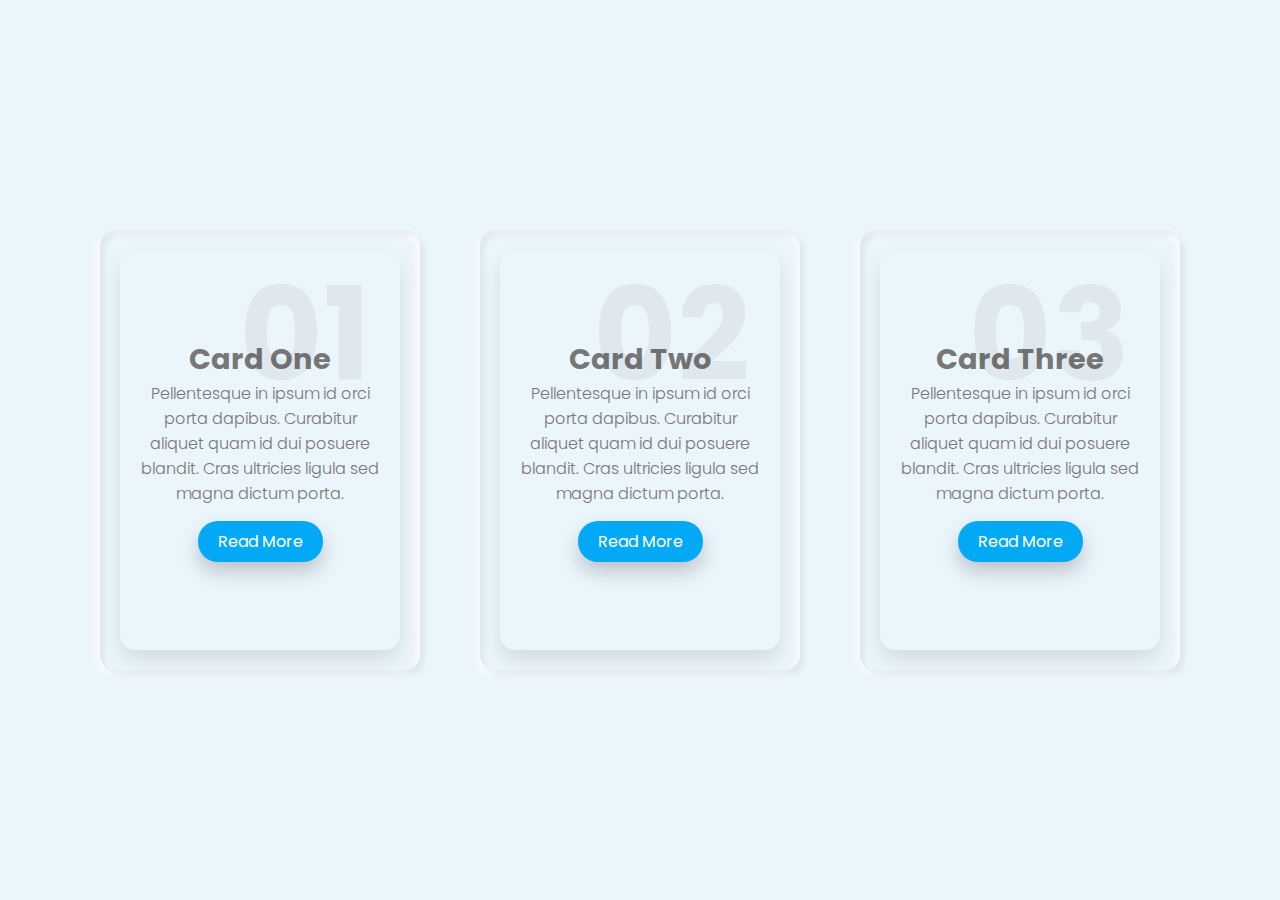
<file: cards-hover-effects/index.html>
<!DOCTYPE html>
<html lang="en">
    <head>
        <meta charset="UTF-8" />
        <meta http-equiv="X-UA-Compatible" content="IE=edge" />
        <meta name="viewport" content="width=device-width, initial-scale=1.0" />
        <link rel="stylesheet" href="./css/style.css" />
        <title>Cards Hover Effects</title>
    </head>
    <body>
        <div class="container">
            <div class="card">
                <div class="box">
                    <div class="content">
                        <h2>01</h2>
                        <h3>Card One</h3>
                        <p>
                            Pellentesque in ipsum id orci porta dapibus.
                            Curabitur aliquet quam id dui posuere blandit. Cras
                            ultricies ligula sed magna dictum porta.
                        </p>
                        <a href="#">Read More</a>
                    </div>
                </div>
            </div>
            <div class="card">
                <div class="box">
                    <div class="content">
                        <h2>02</h2>
                        <h3>Card Two</h3>
                        <p>
                            Pellentesque in ipsum id orci porta dapibus.
                            Curabitur aliquet quam id dui posuere blandit. Cras
                            ultricies ligula sed magna dictum porta.
                        </p>
                        <a href="#">Read More</a>
                    </div>
                </div>
            </div>
            <div class="card">
                <div class="box">
                    <div class="content">
                        <h2>03</h2>
                        <h3>Card Three</h3>
                        <p>
                            Pellentesque in ipsum id orci porta dapibus.
                            Curabitur aliquet quam id dui posuere blandit. Cras
                            ultricies ligula sed magna dictum porta.
                        </p>
                        <a href="#">Read More</a>
                    </div>
                </div>
            </div>
        </div>
    </body>
</html>
</file>
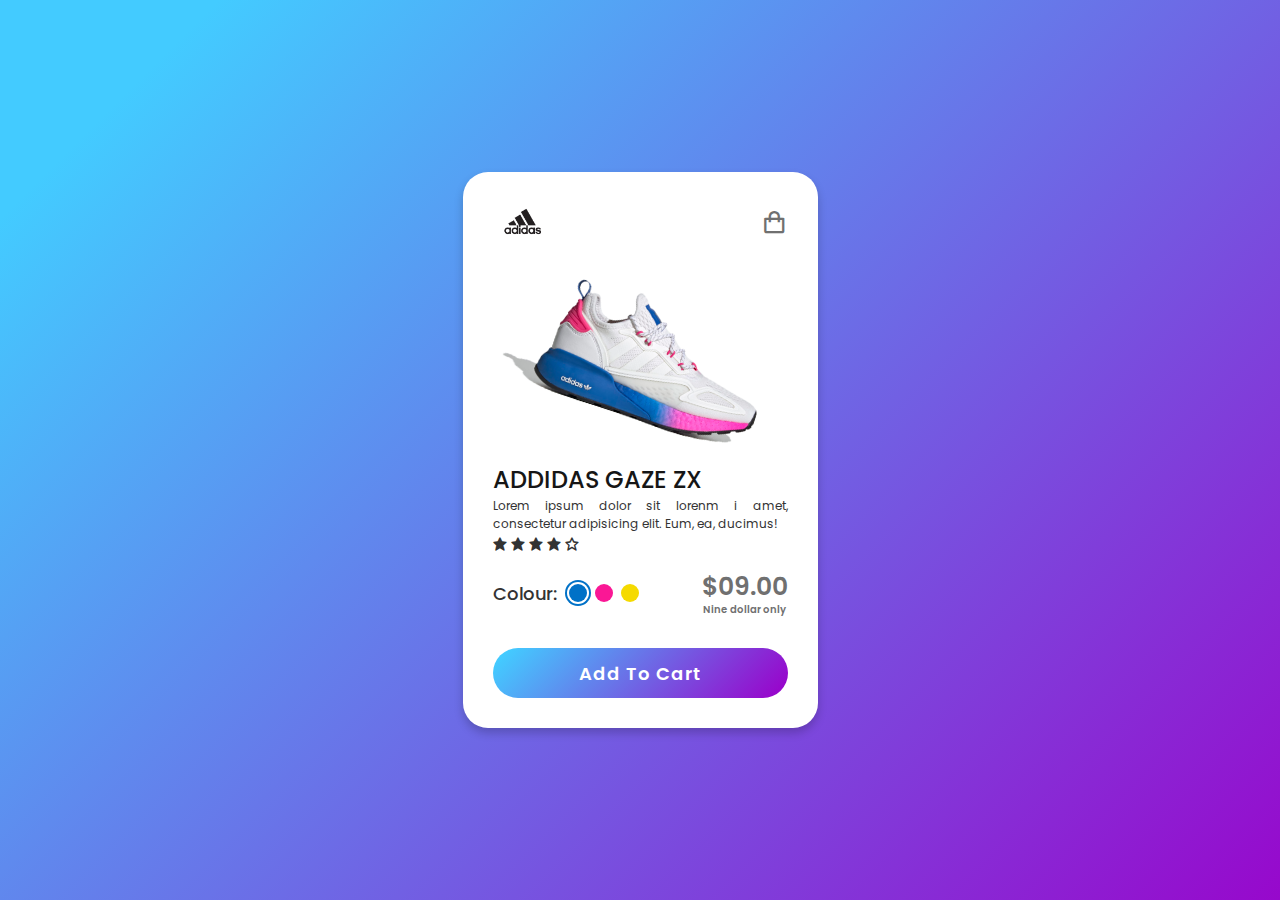
<file: product-card/index.html>
<!DOCTYPE html>
<!-- Designined by CodingLab | www.youtube.com/codinglabyt -->
<html lang="en" dir="ltr">
  <head>
    <meta charset="UTF-8">
    <title> Responsive Animated Product Card </title>
    <link rel="stylesheet" href="./css/style.css">
    <!-- Boxicons CDN Link -->
    <link href='https://unpkg.com/boxicons@2.0.7/css/boxicons.min.css' rel='stylesheet'>
     <meta name="viewport" content="width=device-width, initial-scale=1.0">
   </head>
<body>
  <div class="product-card">
    <div class="logo-cart">
      <img src="images/logo.jpg" alt="logo">
      <i class='bx bx-shopping-bag'></i>
    </div>
    <div class="main-images">
      <img id="blue" class="blue active" src="images/blue.png" alt="blue">
      <img id="pink" class="pink" src="images/pink.png" alt="blue">
      <img id="yellow" class="yellow" src="images/yellow.png" alt="blue">
    </div>
    <div class="shoe-details">
      <span class="shoe_name">ADDIDAS GAZE ZX</span>
      <p>Lorem ipsum dolor sit lorenm i amet, consectetur adipisicing elit. Eum, ea, ducimus!</p>
      <div class="stars">
        <i class='bx bxs-star' ></i>
        <i class='bx bxs-star' ></i>
        <i class='bx bxs-star' ></i>
        <i class='bx bxs-star' ></i>
        <i class='bx bx-star' ></i>
      </div>
    </div>
    <div class="color-price">
      <div class="color-option">
        <span class="color">Colour:</span>
        <div class="circles">
          <span class="circle blue active"  id="blue"></span>
          <span class="circle pink " id="pink"></span>
          <span class="circle yellow " id="yellow"></span>
        </div>
      </div>
      <div class="price">
        <span class="price_num">$09.00</span>
        <span class="price_letter">Nine dollar only</span>
      </div>
    </div>
    <div class="button">
      <div class="button-layer"></div>
      <button>Add To Cart</button>
    </div>
  </div>


  <script>
   let circle = document.querySelector(".color-option");

   circle.addEventListener("click", (e)=>{
     let target = e.target;
     if(target.classList.contains("circle")){
       circle.querySelector(".active").classList.remove("active");
       target.classList.add("active");
       document.querySelector(".main-images .active").classList.remove("active");
       document.querySelector(`.main-images .${target.id}`).classList.add("active");
     }
   });

  </script>


</body>
</html>
</file>
<file: cards-hover-effects/css/style.css>
@import url('https://fonts.googleapis.com/css2?family=Poppins:ital,wght@0,100;0,200;0,300;0,400;0,500;0,600;0,700;0,800;0,900;1,100;1,200;1,300;1,400;1,500;1,600;1,700;1,800;1,900&display=swap');

* {
    margin: 0;
    padding: 0;
    box-sizing: border-box;
    font-family: 'Poppins', sans-serif;
}

body {
    display: flex;
    justify-content: center;
    align-items: center;
    min-height: 100vh;
    background-color: #ebf5fc;
}

.container {
    display: flex;
    justify-content: center;
    align-items: center;
    max-width: 1200px;
    flex-wrap: wrap;
    padding: 40px 0;
}

.container .card {
    position: relative;
    min-width: 320px;
    height: 440px;
    box-shadow: inset 5px 5px 5px rgba(0, 0, 0, 0.05),
                inset -5px 5px 5px rgba(255, 255, 255, 0.5),
                5px 5px 5px rgba(0, 0, 0, 0.05),
                -5px 5px 5px rgba(255, 255, 255, 0.5);
    border-radius: 15px;
    margin: 30px;
}

.container .card .box {
    position: absolute;
    top: 20px;
    left: 20px;
    right: 20px;
    bottom: 20px;
    background-color: #ebf5fc;
    box-shadow: 0 10px 20px rgba(0, 0, 0, 0.1);
    border-radius: 15px;
    display: flex;
    justify-content: center;
    align-items: center;
    transition: .5s;
}

.container .card:hover .box {
    transform: translateY(-50px);
    box-shadow: 0 10px 40px rgba(0, 0, 0, 0.2);
    background: linear-gradient(45deg, #b95ce4,#4f29cd);
}

.container .card .box .content {
    padding: 20px;
    text-align: center;
}

.container .card .box .content h2 {
    position: absolute;
    top: -10px;
    right: 30px;
    font-size: 8em;
    color: rgba(0, 0, 0, 0.05);
    transition: .5s;
    pointer-events: none;
}

.container .card:hover .box .content h2 {
    color: rgba(0, 0, 0, 0.05);
}

.container .card .box .content h3 {
    font-size: 1.8em;
    color: #777;
    z-index: 1;
    transition: .5s;
}

.container .card .box .content p {
    font-size: 1em;
    font-weight: 300;
    color: #777;
    z-index: 1;
    transition: .5s;
}

.container .card:hover .box .content h3,
.container .card:hover .box .content p {
    color: #fff;
}

.container .card .box .content a {
    position: relative;
    display: inline-block;
    padding: 8px 20px;
    background-color: #03a9f4;
    margin-top: 15px;
    border-radius: 20px;
    color: #fff;
    text-decoration: none;
    font-weight: 400;
    box-shadow: 0 10px 20px rgba(0, 0, 0, 0.2);
}

.container .card:hover .box .content a {
    background-color: #ff568f;
}
</file>
<file: product-card/css/style.css>
/* Google Fonts Poppins */
@import url('https://fonts.googleapis.com/css2?family=Poppins:wght@400;500;600&display=swap');

*{
  margin: 0;
  padding: 0;
  box-sizing: border-box;
  font-family: 'Poppins', sans-serif;
}

body{
  height: 100vh;
  display: flex;
  align-items: center;
  justify-content: center;
  background-image: linear-gradient(135deg, #43CBFF 10%, #9708CC 100%);
}
.product-card {
  position: relative;
  max-width: 355px;
  width: 100%;
  border-radius: 25px;
  padding: 20px 30px 30px 30px;
  background: #fff;
  box-shadow: 0 5px 10px rgba(0, 0, 0, 0.2);
  z-index: 3;
  overflow: hidden;
}
.product-card .logo-cart{
  display: flex;
  align-items: center;
  justify-content: space-between;
}
.product-card .logo-cart img{
  height: 60px;
  width: 60px;
  object-fit: cover;
}
.product-card .logo-cart i{
  font-size: 27px;
  color: #707070;
  cursor: pointer;
  transition: color 0.3s ease;
}
.product-card .logo-cart i:hover{
  color: #333;
}
.product-card .main-images{
  position: relative;
  height: 210px;
}
.product-card .main-images img{
  position: absolute;
  height: 300px;
  width: 300px;
  object-fit: cover;
  transform: rotate(18deg);
  left: 12px;
  top: -40px;
  z-index: -1;
  opacity: 0;
  transition: opacity 0.5s ease;
}
.product-card .main-images img.active{
  opacity: 1;
}
.product-card .shoe-details .shoe_name{
  font-size: 24px;
  font-weight: 500;
  color: #161616;
}
.product-card .shoe-details p{
  font-size: 12px;
  font-weight: 400;
  color: #333;
  text-align: justify;
}
.product-card .shoe-details .stars i{
  margin: 0 -1px;
  color: #333;
}
.product-card .color-price .color-option{
  display: flex;
  align-items: center;
}
.color-price{
  display: flex;
  justify-content: space-between;
  align-items: center;
  margin-top: 10px;
}
.color-price .color-option .color{
  font-size: 18px;
  font-weight: 500;
  color: #333;
  margin-right: 8px;
}
.color-option  .circles{
  display: flex;
}
.color-option  .circles .circle{
  height: 18px;
  width: 18px;
  background: #0071C7;
  border-radius: 50%;
  margin: 0 4px;
  cursor: pointer;
  transition: all 0.4s ease;
}
.color-option  .circles .circle.blue.active{
  box-shadow: 0 0 0 2px #fff,
               0 0 0 4px #0071C7;
}
.color-option  .circles .circle.pink{
  background: #FA1795;
}
.color-option  .circles .circle.pink.active{
  box-shadow: 0 0 0 2px #fff,
               0 0 0 4px #FA1795;
}
.color-option  .circles .circle.yellow{
  background: #F5DA00;
}
.color-option  .circles .circle.yellow.active{
  box-shadow: 0 0 0 2px #fff,
               0 0 0 4px #F5DA00;
}
.color-price .price{
  display: flex;
  flex-direction: column;
  justify-content: center;
  align-items: center;
}
.color-price .price .price_num{
  font-size: 25px;
  font-weight: 600;
  color: #707070;
}
.color-price .price .price_letter{
  font-size: 10px;
  font-weight: 600;
  margin-top: -4px;
  color: #707070;
}
.product-card .button{
  position: relative;
  height: 50px;
  width: 100%;
  border-radius: 25px;
  margin-top: 30px;
  overflow: hidden;
}
.product-card .button .button-layer{
  position: absolute;
  height: 100%;
  width: 300%;
  left: -100%;
  background-image: linear-gradient(135deg,#9708CC, #43CBFF,#9708CC, #43CBFF );
  transition: all 0.4s ease;
  border-radius: 25PX;
}
.product-card .button:hover .button-layer{
  left: 0;
}
.product-card .button button{
  position: relative;
  height: 100%;
  width: 100%;
  background: none;
  outline: none;
  border: none;
  font-size: 18px;
  font-weight: 600;
  letter-spacing: 1px;
  color: #fff;
}









































































































/*  */
</file>
